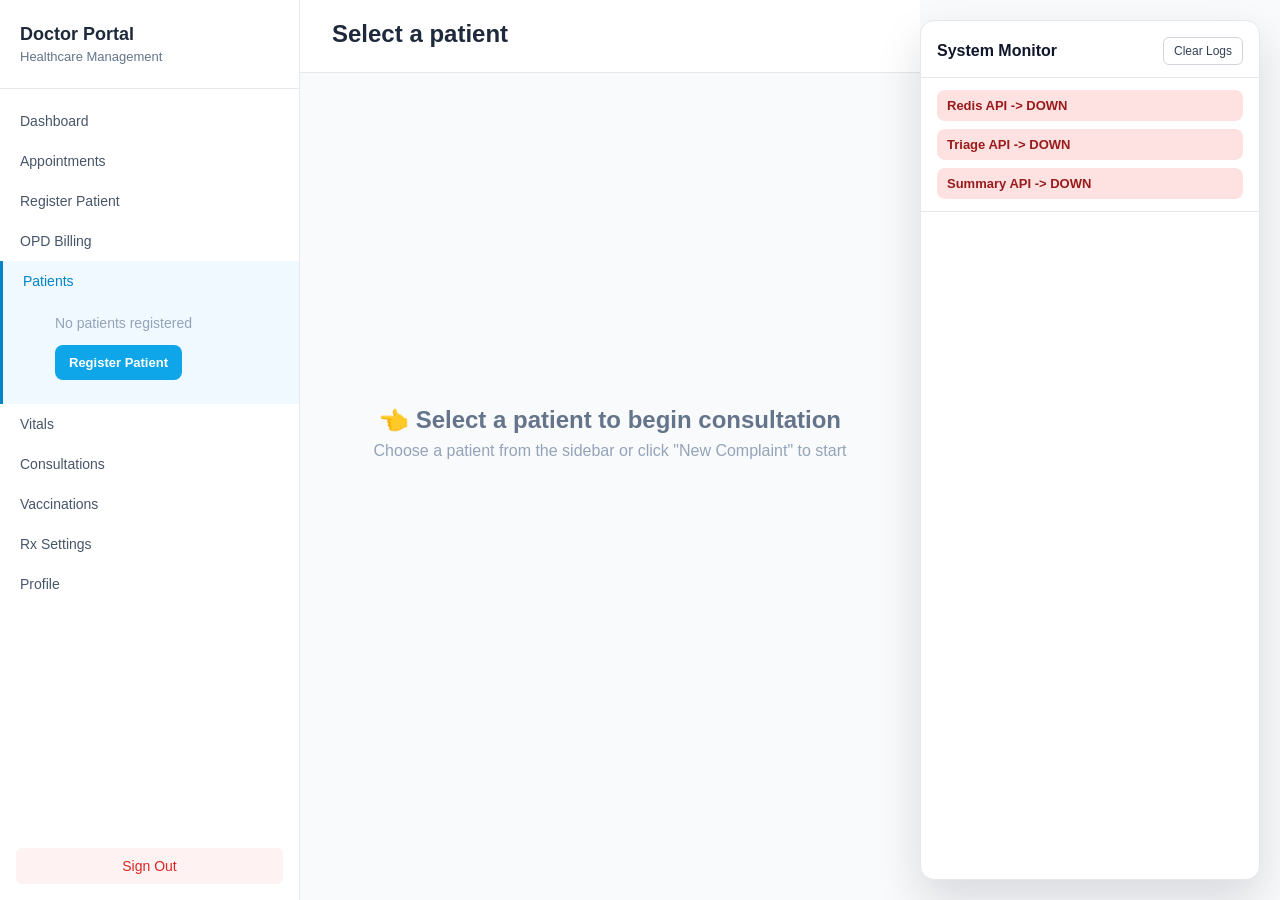
<file: index.html>
<!DOCTYPE html>
<html lang="en">
<head>
    <meta charset="UTF-8">
    <meta name="viewport" content="width=device-width, initial-scale=1.0">
    <title>Doctor Portal - Clinical Assistant</title>
    <link rel="stylesheet" href="styles.css">
</head>
<body class="dashboard-page">
    <!-- Left Sidebar -->
    <aside class="sidebar">
        <div class="sidebar-header">
            <h2>Doctor Portal</h2>
            <p class="subtitle">Healthcare Management</p>
        </div>
        
        <nav class="sidebar-nav">
            <a href="#" class="nav-item">Dashboard</a>
            <a href="#" class="nav-item">Appointments</a>
            <a href="register.html" class="nav-item">Register Patient</a>
            <a href="#" class="nav-item">OPD Billing</a>
            
            <div class="nav-item active patients-section">
                <span>Patients</span>
                <div id="patientList" class="patient-list"></div>
            </div>
            
            <a href="#" class="nav-item">Vitals</a>
            <a href="#" class="nav-item">Consultations</a>
            <a href="#" class="nav-item">Vaccinations</a>
            <a href="#" class="nav-item">Rx Settings</a>
            <a href="#" class="nav-item">Profile</a>
        </nav>
        
        <button class="sign-out">Sign Out</button>
    </aside>

    <!-- Main Content -->
    <main class="main-content">
        <!-- Top Bar -->
        <div class="top-bar">
            <div class="patient-info">
                <h1 id="currentPatientName">Select a patient</h1>
                <p id="currentComplaint"></p>
            </div>
            <div class="encounter-selector" style="display: none;">
                <label>View Encounter:</label>
                <select id="encounterDropdown" onchange="switchEncounter()">
                    <option value="1">Encounter 1</option>
                </select>
            </div>
        </div>

        <!-- Consultation Form -->
        <div class="consultation-form" id="consultationForm" style="display: none;">
            
            <!-- Chief Complaint -->
            <section class="form-section">
                <h3>Chief Complaint</h3>
                <div id="complaintChainSection" style="display:none; margin-bottom:16px;">
                    <label style="font-size:13px; color:#64748b; display:block; margin-bottom:6px;">
                        Complaint Chain Slug
                    </label>
                    <input type="text" id="complaintChainInput"
                           placeholder="e.g. fever, high-fever"
                           class="input-field"
                           oninput="onComplaintChainInput(this)" />
                    <small id="complaintChainPreview" style="color:#94a3b8; font-size:12px;"></small>
                </div>
                <div class="chip-container" id="chiefComplaintChips"></div>
                <input type="text" id="chiefComplaintInput" placeholder="+ Add another complaint..." class="input-field">
            </section>

            <!-- Vitals -->
            <section class="form-section">
                <h3>Vitals & Measurements</h3>
                <div class="vitals-grid">
                    <div class="vital-item">
                        <label>Height (cm)</label>
                        <input type="number" id="height" class="input-field-small">
                    </div>
                    <div class="vital-item">
                        <label>Weight (kg)</label>
                        <input type="number" id="weight" class="input-field-small">
                    </div>
                    <div class="vital-item">
                        <label>Head circ</label>
                        <input type="number" id="headCirc" class="input-field-small">
                    </div>
                    <div class="vital-item">
                        <label>Temp (°C)</label>
                        <input type="number" id="temp" class="input-field-small">
                    </div>
                    <div class="vital-item">
                        <label>BP (mmHg)</label>
                        <input type="text" id="bp" placeholder="120/80" class="input-field-small">
                    </div>
                </div>
            </section>

            <!-- Questions -->
            <section class="form-section">
                <h3>Key Questions</h3>
                <div id="questionsContainer"></div>
                <button id="generateQuestionsBtn" class="btn-primary" onclick="generateQuestions()">
                    Generate Questions
                </button>

                <!-- Manual Q&A Section -->
                <div class="manual-qa-section" style="margin-top: 20px; padding-top: 20px; border-top: 1px solid #e5e7eb;">
                    <div style="display: flex; justify-content: space-between; align-items: center; margin-bottom: 10px;">
                        <label style="font-size: 0.7rem; font-weight: 600; color: #64748b; text-transform: uppercase;">Add Custom Questions</label>
                        <button class="btn-secondary" onclick="addManualQA()">+ Add Question</button>
                    </div>
                    <div id="manualQAList"></div>
                </div>
            </section>

            <!-- Diagnosis -->
            <section class="form-section">
                <h3>Diagnosis</h3>
                <div id="diagnosisContainer">
                    <p class="empty-state">Answer questions to generate diagnoses</p>
                </div>
                <button class="btn-primary" id="btnNextInv" onclick="proceedToInvestigations()" style="margin-top: 20px; display: none;">Next: Investigations →</button>
                <button class="btn-secondary" onclick="saveDiagnoses()" style="margin-left: 10px;">Save Diagnoses</button>

                <!-- Manual Diagnosis Entry -->
                <div class="manual-entry-section" style="margin-top: 20px; padding-top: 20px; border-top: 1px solid #e5e7eb;">
                    <div style="display: flex; justify-content: space-between; align-items: center; margin-bottom: 10px;">
                        <label style="font-size: 0.7rem; font-weight: 600; color: #64748b; text-transform: uppercase;">Add Custom Diagnosis</label>
                        <button class="btn-secondary" onclick="addManualDiagnosis()">+ Add</button>
                    </div>
                    <div id="manualDiagList"></div>
                </div>

                <!-- Notes Section -->
                <div class="ai-notes">
                    <button class="btn-ai" onclick="generateNotes('diagnosis')">Generate AI Notes</button>
                    <textarea id="diagnosisNotes" placeholder="AI-generated clinical notes will appear here..." rows="4"></textarea>
                </div>
            </section>

            <!-- Investigations -->
            <section class="form-section">
                <h3>Investigations</h3>
                <div id="investigationsContainer">
                    <p class="empty-state">Select diagnoses first</p>
                </div>
                <button class="btn-primary" id="btnNextMed" onclick="proceedToMedications()" style="margin-top: 20px; display: none;">Next: Medications →</button>
                <button class="btn-secondary" onclick="saveInvestigations()" style="margin-left: 10px;">Save Investigations</button>

                <!-- Manual Investigation Entry -->
                <div class="manual-entry-section" style="margin-top: 20px; padding-top: 20px; border-top: 1px solid #e5e7eb;">
                    <div style="display: flex; justify-content: space-between; align-items: center; margin-bottom: 10px;">
                        <label style="font-size: 0.7rem; font-weight: 600; color: #64748b; text-transform: uppercase;">Add Custom Investigation</label>
                        <button class="btn-secondary" onclick="addManualInvestigation()">+ Add</button>
                    </div>
                    <div id="manualInvList"></div>
                </div>

                <div class="ai-notes">
                    <button class="btn-ai" onclick="generateNotes('investigations')">Generate AI Notes</button>
                    <textarea id="investigationsNotes" placeholder="AI-generated notes..." rows="4"></textarea>
                </div>
            </section>

            <!-- Medications -->
            <section class="form-section">
                <h3>Medications</h3>
                <div id="medicationsContainer">
                    <p class="empty-state">Select investigations first</p>
                </div>
                <button class="btn-primary" id="btnNextProc" onclick="proceedToProcedures()" style="margin-top: 20px; display: none;">Next: Procedures →</button>
                <button class="btn-secondary" onclick="saveMedications()" style="margin-left: 10px;">Save Medications</button>

                <!-- Manual Medication Entry -->
                <div class="manual-entry-section" style="margin-top: 20px; padding-top: 20px; border-top: 1px solid #e5e7eb;">
                    <div style="display: flex; justify-content: space-between; align-items: center; margin-bottom: 10px;">
                        <label style="font-size: 0.7rem; font-weight: 600; color: #64748b; text-transform: uppercase;">Add Custom Medication</label>
                        <button class="btn-secondary" onclick="addManualMedication()">+ Add</button>
                    </div>
                    <div id="manualMedList"></div>
                </div>

                <div class="ai-notes">
                    <button class="btn-ai" onclick="generateNotes('medications')">Generate AI Notes</button>
                    <textarea id="medicationsNotes" placeholder="AI-generated notes..." rows="4"></textarea>
                </div>
            </section>

            <!-- Procedures -->
            <section class="form-section">
                <h3>Procedures</h3>
                <div id="proceduresContainer">
                    <p class="empty-state">Select medications first</p>
                </div>
                <button class="btn-secondary" onclick="saveProcedures()" style="margin-top: 20px;">Save Procedures</button>

                <!-- Manual Procedure Entry -->
                <div class="manual-entry-section" style="margin-top: 20px; padding-top: 20px; border-top: 1px solid #e5e7eb;">
                    <div style="display: flex; justify-content: space-between; align-items: center; margin-bottom: 10px;">
                        <label style="font-size: 0.7rem; font-weight: 600; color: #64748b; text-transform: uppercase;">Add Custom Procedure</label>
                        <button class="btn-secondary" onclick="addManualProcedure()">+ Add</button>
                    </div>
                    <div id="manualProcList"></div>
                </div>

                <div class="ai-notes">
                    <button class="btn-ai" onclick="generateNotes('procedures')">Generate AI Notes</button>
                    <textarea id="proceduresNotes" placeholder="AI-generated notes..." rows="4"></textarea>
                </div>
            </section>

            <!-- Advice & Follow-up -->
            <section class="form-section">
                <h3>Advice & Follow-up</h3>
                <textarea id="adviceText" placeholder="Enter general advice..." rows="3" class="input-field"></textarea>
                <div class="followup-date">
                    <label>Follow-up Date</label>
                    <input type="date" id="followupDate" class="input-field">
                </div>
                <div class="ai-notes">
                    <button class="btn-ai" onclick="generateNotes('advice')">Generate AI Notes</button>
                    <textarea id="adviceNotes" placeholder="AI-generated advice..." rows="4"></textarea>
                </div>
            </section>

            <!-- Action Buttons -->
            <div class="form-actions">
                <button class="btn-primary" onclick="saveDraft()">Save Draft</button>
                <button class="btn-success" onclick="issuePrescription()">Issue Prescription</button>
                <button class="btn-secondary" onclick="cancel()">Cancel</button>
            </div>
        </div>

        <!-- Empty State -->
        <div class="empty-consultation" id="emptyState">
            <h2>👈 Select a patient to begin consultation</h2>
            <p>Choose a patient from the sidebar or click "New Complaint" to start</p>
        </div>

        <aside class="monitor-panel" aria-label="System Monitor Panel">
            <div class="monitor-header-row">
                <h3>System Monitor</h3>
                <button type="button" id="clearLogsBtn" class="monitor-clear-btn">Clear Logs</button>
            </div>
            <div id="serviceStatus" class="service-status"></div>
            <div id="apiLogs" class="api-logs" aria-live="polite"></div>
        </aside>
    </main>

    <script src="config.js"></script>
    <script src="patientService.js"></script>
    <script src="api.js"></script>
    <script src="patientUI.js"></script>
    <script src="app.js"></script>
</body>
</html>
</file>
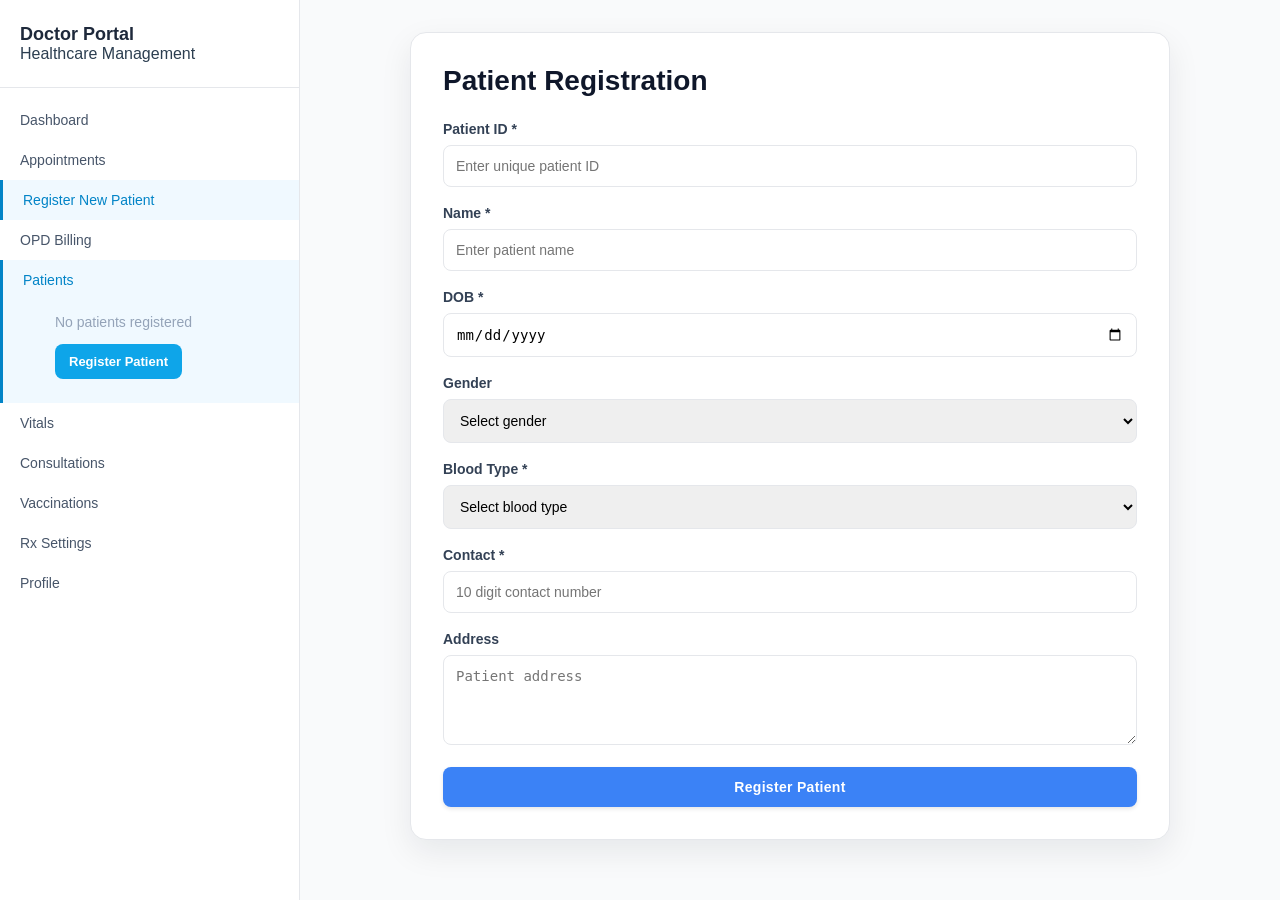
<file: register.html>
<!DOCTYPE html>
<html lang="en">
<head>
    <meta charset="UTF-8">
    <meta name="viewport" content="width=device-width, initial-scale=1.0">
    <title>Patient Registration</title>
    <link rel="stylesheet" href="styles.css">
</head>
<body>
    <aside class="sidebar">
        <div class="sidebar-header">
            <h2>Doctor Portal</h2>
            <p>Healthcare Management</p>
        </div>
        <div class="sidebar-nav">
            <a href="index.html" class="nav-item">Dashboard</a>
            <a href="#" class="nav-item">Appointments</a>
            <a href="register.html" class="nav-item active">Register New Patient</a>
            <a href="#" class="nav-item">OPD Billing</a>
            <div class="nav-item active patients-section">
                <span>Patients</span>
                <div id="patientList" class="patient-list"></div>
            </div>
            <a href="#" class="nav-item">Vitals</a>
            <a href="#" class="nav-item">Consultations</a>
            <a href="#" class="nav-item">Vaccinations</a>
            <a href="#" class="nav-item">Rx Settings</a>
            <a href="#" class="nav-item">Profile</a>
        </div>
    </aside>

    <div class="main-content">
        <div class="registration-shell">
            <div class="registration-card">
                <h1>Patient Registration</h1>

                <form id="regForm" novalidate>
                    <div class="form-row">
                        <label for="patient_id">Patient ID *</label>
                        <input type="text" id="patient_id" name="patient_id" required class="input-field" placeholder="Enter unique patient ID" autocomplete="off" spellcheck="false">
                    </div>

                    <div class="form-row">
                        <label for="name">Name *</label>
                        <input type="text" id="name" name="name" required class="input-field" placeholder="Enter patient name">
                    </div>

                    <div class="form-row">
                        <label for="dob">DOB *</label>
                        <input type="date" id="dob" name="dob" required class="input-field">
                    </div>

                    <div class="form-row">
                        <label for="gender">Gender</label>
                        <select id="gender" name="gender" required class="input-field">
                            <option value="">Select gender</option>
                            <option value="Male">Male</option>
                            <option value="Female">Female</option>
                            <option value="Other">Other</option>
                        </select>
                    </div>

                    <div class="form-row">
                        <label for="blood_type">Blood Type *</label>
                        <select id="blood_type" name="blood_type" required class="input-field">
                            <option value="">Select blood type</option>
                            <option value="A+">A+</option>
                            <option value="A-">A-</option>
                            <option value="B+">B+</option>
                            <option value="B-">B-</option>
                            <option value="O+">O+</option>
                            <option value="O-">O-</option>
                            <option value="AB+">AB+</option>
                            <option value="AB-">AB-</option>
                        </select>
                    </div>

                    <div class="form-row">
                        <label for="contact">Contact *</label>
                        <input type="text" id="contact" name="contact" required class="input-field" inputmode="numeric" placeholder="10 digit contact number">
                    </div>

                    <div class="form-row">
                        <label for="address">Address</label>
                        <textarea id="address" name="address" class="input-field" rows="4" placeholder="Patient address"></textarea>
                    </div>

                    <button type="submit" id="submitButton" class="btn-primary registration-submit">Register Patient</button>
                </form>

                <div id="formMessage" class="form-message" aria-live="polite"></div>
            </div>
        </div>
    </div>
    
    <script src="config.js"></script>
    <script src="patientService.js"></script>
    <script src="patientUI.js"></script>
    <script>
        const form = document.getElementById('regForm');
        const messageBox = document.getElementById('formMessage');
        const submitButton = document.getElementById('submitButton');
        const patientIdInput = document.getElementById('patient_id');
        const formInputs = Array.from(form.querySelectorAll('input, select, textarea'));

        function showMessage(type, text) {
            messageBox.className = `form-message ${type}`;
            messageBox.textContent = text;
        }

        function clearMessage() {
            messageBox.className = 'form-message';
            messageBox.textContent = '';
        }

        function isFutureDate(value) {
            if (!value) return false;
            const chosenDate = new Date(`${value}T00:00:00`);
            const today = new Date();
            today.setHours(0, 0, 0, 0);
            return chosenDate > today;
        }

        formInputs.forEach((input) => {
            input.addEventListener('input', clearMessage);
            input.addEventListener('change', clearMessage);
        });

        form.addEventListener('submit', async (event) => {
            event.preventDefault();

            const patient_id = patientIdInput.value.trim();
            const name = document.getElementById('name').value.trim();
            const dob = document.getElementById('dob').value;
            const gender = document.getElementById('gender').value;
            const bloodType = document.getElementById('blood_type').value;
            const contact = document.getElementById('contact').value.trim();
            const address = document.getElementById('address').value.trim();

            if (!patient_id) {
                showMessage('error', 'Patient ID is required.');
                return;
            }

            if (/\s/.test(patient_id)) {
                showMessage('error', 'Patient ID must not contain spaces.');
                return;
            }

            const patients = getPatients();
            const exists = patients.some((patient) => patient.patient_id === patient_id);
            if (exists) {
                showMessage('error', 'Patient ID already exists. Please use another ID.');
                return;
            }

            if (!name) {
                showMessage('error', 'Name is required.');
                return;
            }

            if (!dob) {
                showMessage('error', 'DOB is required.');
                return;
            }

            if (isFutureDate(dob)) {
                showMessage('error', 'DOB cannot be in the future.');
                return;
            }

            if (!gender) {
                showMessage('error', 'Gender is required.');
                return;
            }

            if (!bloodType) {
                showMessage('error', 'Blood type is required.');
                return;
            }

            if (!/^\d{10}$/.test(contact)) {
                showMessage('error', 'Contact must be a numeric 10 digit value.');
                return;
            }

            const payload = {
                patient_id: patient_id,
                name: name,
                dob: dob,
                gender: gender,
                blood_type: bloodType,
                contact: contact,
                address: address
            };

            submitButton.disabled = true;
            submitButton.textContent = 'Registering...';
            showMessage('loading', 'Submitting patient registration...');

            try {
                const res = await fetch(`${CONFIG.REDIS_API}/api/v1/patient`, {
                    method: 'POST',
                    headers: {
                        'Content-Type': 'application/json'
                    },
                    body: JSON.stringify(payload)
                });

                if (!res.ok) {
                    let errorMessage = 'Failed to create patient';
                    try {
                        const err = await res.json();
                        errorMessage = err.detail || JSON.stringify(err);
                    } catch {}
                    throw new Error(errorMessage);
                }

                savePatient(payload);
                localStorage.setItem('selectedPatientId', patient_id);
                renderPatientList(patient_id);
                showMessage('success', 'Patient registered successfully. Redirecting to the dashboard...');
                form.reset();

                window.location.href = 'index.html';
            } catch (error) {
                const errorMessage = error?.message || 'Registration failed';
                showMessage('error', errorMessage === 'Failed to fetch' ? 'Network error: Failed to fetch' : errorMessage);
                submitButton.disabled = false;
                submitButton.textContent = 'Register Patient';
            }
        });

        document.addEventListener('DOMContentLoaded', () => {
            renderPatientList();
        });
    </script>
</body>
</html>
</file>
<file: styles.css>
* {
    margin: 0;
    padding: 0;
    box-sizing: border-box;
}

body {
    font-family: -apple-system, BlinkMacSystemFont, 'Segoe UI', Roboto, 'Helvetica Neue', Arial, sans-serif;
    display: flex;
    height: 100vh;
    background: #f5f7fa;
    color: #2c3e50;
}

/* Sidebar */
.sidebar {
    width: 300px;
    background: white;
    border-right: 1px solid #e5e7eb;
    display: flex;
    flex-direction: column;
}

.sidebar-header {
    padding: 24px 20px;
    border-bottom: 1px solid #e5e7eb;
}

.sidebar-header h2 {
    font-size: 18px;
    font-weight: 600;
    color: #1e293b;
}

.subtitle {
    font-size: 13px;
    color: #64748b;
    margin-top: 4px;
}

.sidebar-nav {
    flex: 1;
    padding: 12px 0;
}

.nav-item {
    display: block;
    padding: 12px 20px;
    color: #475569;
    text-decoration: none;
    font-size: 14px;
    transition: all 0.2s;
    cursor: pointer;
}

.nav-item:hover {
    background: #f8fafc;
    color: #0ea5e9;
}

.nav-item.active {
    background: #f0f9ff;
    color: #0284c7;
    border-left: 3px solid #0284c7;
}

.patients-section {
    cursor: default;
}

.patient-list {
    margin-top: 8px;
    padding-left: 20px;
}

.patient-item {
    position: relative;
    width: 100%;
    display: flex;
    align-items: center;
    justify-content: flex-start;
    padding: 10px 12px;
    margin: 4px 0;
    cursor: pointer;
    border-radius: 6px;
    transition: background 0.2s;
    border: none;
    background: transparent;
    text-align: left;
}

.patient-item:hover {
    background: #f1f5f9;
}

.patient-item.active {
    background: #eff6ff;
    color: #1d4ed8;
}

.patient-item.active .patient-name {
    color: #1d4ed8;
    font-weight: 600;
}

.patient-name {
    font-size: 14px;
    color: #334155;
}

.patient-empty-state {
    padding: 8px 0 4px;
}

.patient-empty-state .empty-state {
    padding: 10px 12px 14px;
    text-align: left;
}

.register-patient-link {
    display: inline-flex;
    align-items: center;
    justify-content: center;
    margin: 0 12px 8px;
    padding: 10px 14px;
    border-radius: 8px;
    text-decoration: none;
    background: #0ea5e9;
    color: white;
    font-size: 13px;
    font-weight: 600;
}

.register-patient-link:hover {
    background: #0284c7;
}

.complaint-popup {
    display: none;
    position: absolute;
    left: calc(100% + 8px);
    margin-left: 12px;
    top: 0;
    
    background: white;
    border: 1px solid #e5e7eb;
    border-radius: 12px;
    box-shadow: 0 8px 24px rgba(0, 0, 0, 0.1);
    padding: 12px;
    min-width: 280px;
    z-index: 1000;
}

.patient-item:hover .complaint-popup {
    display: block;
}

.complaint-item {
    padding: 10px 12px;
    border-radius: 6px;
    cursor: pointer;
    font-size: 14px;
    color: #475569;
    transition: background 0.2s;
}

.complaint-item:hover {
    background: #f8fafc;
}

.complaint-item.new {
    color: #0ea5e9;
    border-top: 1px solid #e5e7eb;
    margin-top: 4px;
    padding-top: 12px;
}

.sign-out {
    margin: 16px;
    padding: 10px;
    background: #fef2f2;
    color: #dc2626;
    border: none;
    border-radius: 6px;
    cursor: pointer;
    font-size: 14px;
    transition: background 0.2s;
}

.sign-out:hover {
    background: #fee2e2;
}

/* Main Content */
.main-content {
    flex: 1;
    overflow-y: auto;
    background: #f9fafb;
}

.dashboard-page .main-content {
    padding-right: 360px;
}

.monitor-panel {
    position: fixed;
    top: 20px;
    right: 20px;
    bottom: 20px;
    width: 340px;
    background: #ffffff;
    border: 1px solid #e5e7eb;
    border-radius: 14px;
    box-shadow: 0 20px 45px rgba(15, 23, 42, 0.14);
    display: flex;
    flex-direction: column;
    z-index: 40;
}

.monitor-header-row {
    padding: 16px 16px 12px;
    border-bottom: 1px solid #e5e7eb;
    display: flex;
    justify-content: space-between;
    align-items: center;
}

.monitor-header-row h3 {
    font-size: 16px;
    color: #0f172a;
}

.monitor-clear-btn {
    border: 1px solid #d1d5db;
    background: #fff;
    color: #334155;
    border-radius: 6px;
    font-size: 12px;
    padding: 6px 10px;
    cursor: pointer;
}

.monitor-clear-btn:hover {
    border-color: #94a3b8;
    color: #0f172a;
}

.service-status {
    padding: 12px 16px;
    border-bottom: 1px solid #e5e7eb;
    display: flex;
    flex-direction: column;
    gap: 8px;
}

.service-status-item {
    font-size: 13px;
    font-weight: 600;
    border-radius: 8px;
    padding: 8px 10px;
    background: #f8fafc;
}

.service-status-item.up {
    color: #166534;
    background: #dcfce7;
}

.service-status-item.down {
    color: #991b1b;
    background: #fee2e2;
}

.api-logs {
    flex: 1;
    overflow-y: auto;
    padding: 12px;
    display: flex;
    flex-direction: column;
    gap: 8px;
}

.log-item {
    border: 1px solid #e5e7eb;
    border-radius: 8px;
    padding: 10px;
    background: #fff;
}

.log-item.info {
    border-left: 4px solid #0ea5e9;
}

.log-item.success {
    border-left: 4px solid #16a34a;
}

.log-item.error {
    border-left: 4px solid #dc2626;
}

.log-item-header {
    display: flex;
    justify-content: space-between;
    align-items: baseline;
    margin-bottom: 6px;
    gap: 10px;
}

.log-item-message {
    font-size: 13px;
    font-weight: 600;
    color: #0f172a;
}

.log-item-time {
    font-size: 11px;
    color: #64748b;
}

.log-item-details {
    font-size: 12px;
    color: #334155;
    white-space: pre-wrap;
    word-break: break-word;
}

.top-bar {
    background: white;
    padding: 20px 32px;
    border-bottom: 1px solid #e5e7eb;
    display: flex;
    justify-content: space-between;
    align-items: center;
}

.patient-info h1 {
    font-size: 24px;
    font-weight: 600;
    color: #1e293b;
}

.patient-info p {
    font-size: 14px;
    color: #64748b;
    margin-top: 4px;
}

.encounter-selector {
    display: flex;
    align-items: center;
    gap: 12px;
}

.encounter-selector label {
    font-size: 14px;
    color: #64748b;
}

.encounter-selector select {
    padding: 8px 12px;
    border: 1px solid #e5e7eb;
    border-radius: 6px;
    font-size: 14px;
    background: white;
    cursor: pointer;
}

/* Consultation Form */
.consultation-form {
    padding: 24px 32px;
    max-width: 1200px;
}

.form-section {
    background: white;
    border: 1px solid #e5e7eb;
    border-radius: 12px;
    padding: 24px;
    margin-bottom: 20px;
}

.form-section h3 {
    font-size: 18px;
    font-weight: 600;
    color: #1e293b;
    margin-bottom: 16px;
}

/* Chief Complaint */
.chip-container {
    display: flex;
    flex-wrap: wrap;
    gap: 8px;
    margin-bottom: 12px;
}

.chip {
    display: inline-flex;
    align-items: center;
    gap: 8px;
    padding: 8px 14px;
    background: #dbeafe;
    color: #1e40af;
    border-radius: 20px;
    font-size: 14px;
    font-weight: 500;
}

.chip.selected {
    background: #3b82f6;
    color: white;
}

.chip-remove {
    cursor: pointer;
    font-size: 16px;
    opacity: 0.7;
}

.chip-remove:hover {
    opacity: 1;
}

.input-field {
    width: 100%;
    padding: 12px;
    border: 1px solid #e5e7eb;
    border-radius: 8px;
    font-size: 14px;
}

.input-field:focus {
    outline: none;
    border-color: #3b82f6;
}

/* Vitals */
.vitals-grid {
    display: grid;
    grid-template-columns: repeat(auto-fit, minmax(140px, 1fr));
    gap: 16px;
}

.vital-item label {
    display: block;
    font-size: 13px;
    color: #64748b;
    margin-bottom: 6px;
}

.input-field-small {
    width: 100%;
    padding: 10px;
    border: 1px solid #e5e7eb;
    border-radius: 6px;
    font-size: 14px;
}

/* Questions */
#questionsContainer {
    display: flex;
    flex-direction: column;
    gap: 16px;
    margin-bottom: 16px;
}

.question-item {
    padding: 16px;
    background: #f8fafc;
    border-radius: 8px;
    border-left: 3px solid #3b82f6;
}

.question-text {
    font-weight: 500;
    color: #1e293b;
    margin-bottom: 12px;
}

.options-container {
    display: flex;
    flex-wrap: wrap;
    gap: 8px;
}

.option-btn {
    padding: 8px 16px;
    background: white;
    border: 1px solid #e5e7eb;
    border-radius: 6px;
    cursor: pointer;
    font-size: 14px;
    transition: all 0.2s;
}

.option-btn:hover {
    border-color: #3b82f6;
    background: #eff6ff;
}

.option-btn.selected {
    background: #3b82f6;
    color: white;
    border-color: #3b82f6;
}

/* Diagnosis/Investigations/etc */
.checkbox-item {
    display: flex;
    align-items: flex-start;
    gap: 12px;
    padding: 12px;
    border: 1px solid #e5e7eb;
    border-radius: 8px;
    margin-bottom: 8px;
    cursor: pointer;
    transition: background 0.2s;
}

.checkbox-item:hover {
    background: #f8fafc;
}

.checkbox-item input[type="checkbox"] {
    margin-top: 2px;
    cursor: pointer;
}

.checkbox-content {
    flex: 1;
}

.checkbox-label {
    font-weight: 500;
    color: #1e293b;
    margin-bottom: 4px;
}

.checkbox-detail {
    font-size: 13px;
    color: #64748b;
}

/* AI Notes */
.ai-notes {
    margin-top: 20px;
    padding-top: 20px;
    border-top: 1px solid #e5e7eb;
}

.ai-notes textarea {
    width: 100%;
    padding: 12px;
    border: 1px solid #e5e7eb;
    border-radius: 8px;
    font-size: 14px;
    font-family: inherit;
    resize: vertical;
    margin-top: 12px;
}

.btn-ai {
    padding: 10px 20px;
    background: linear-gradient(135deg, #667eea 0%, #764ba2 100%);
    color: white;
    border: none;
    border-radius: 8px;
    cursor: pointer;
    font-size: 14px;
    font-weight: 500;
    transition: transform 0.2s;
}

.btn-ai:hover {
    transform: translateY(-1px);
}

/* Buttons */
.btn-primary {
    padding: 12px 24px;
    background: #3b82f6;
    color: white;
    border: none;
    border-radius: 8px;
    cursor: pointer;
    font-size: 14px;
    font-weight: 500;
    transition: background 0.2s;
}

.btn-primary:hover {
    background: #2563eb;
}

.btn-secondary {
    padding: 12px 24px;
    background: white;
    color: #3b82f6;
    border: 1px solid #3b82f6;
    border-radius: 8px;
    cursor: pointer;
    font-size: 14px;
    font-weight: 500;
    transition: all 0.2s;
}

.btn-secondary:hover {
    background: #eff6ff;
}

.btn-success {
    padding: 12px 24px;
    background: #10b981;
    color: white;
    border: none;
    border-radius: 8px;
    cursor: pointer;
    font-size: 14px;
    font-weight: 500;
    transition: background 0.2s;
}

.btn-success:hover {
    background: #059669;
}

.form-actions {
    display: flex;
    gap: 12px;
    justify-content: flex-end;
    margin-top: 24px;
}

/* Empty State */
.empty-consultation {
    display: flex;
    flex-direction: column;
    align-items: center;
    justify-content: center;
    height: 80vh;
    text-align: center;
}

.empty-consultation h2 {
    font-size: 24px;
    color: #64748b;
    margin-bottom: 8px;
}

.empty-consultation p {
    color: #94a3b8;
}

.empty-state {
    text-align: center;
    color: #94a3b8;
    padding: 20px;
    font-size: 14px;
}

.registration-shell {
    padding: 32px;
    display: flex;
    justify-content: center;
}

.registration-card {
    width: 100%;
    max-width: 760px;
    background: white;
    border-radius: 16px;
    border: 1px solid #e5e7eb;
    box-shadow: 0 12px 32px rgba(15, 23, 42, 0.08);
    padding: 32px;
}

.registration-card h1 {
    font-size: 28px;
    color: #0f172a;
    margin-bottom: 24px;
}

.form-row {
    margin-bottom: 18px;
}

.form-row label {
    display: block;
    margin-bottom: 8px;
    font-size: 14px;
    font-weight: 600;
    color: #334155;
}

.registration-submit {
    width: 100%;
}

.form-message {
    margin-top: 18px;
    min-height: 20px;
    padding: 12px 14px;
    border-radius: 8px;
    font-size: 14px;
    display: none;
}

.form-message.success,
.form-message.error,
.form-message.loading {
    display: block;
}

.form-message.success {
    background: #d1fae5;
    color: #065f46;
}

.form-message.error {
    background: #fee2e2;
    color: #991b1b;
}

.form-message.loading {
    background: #e0f2fe;
    color: #075985;
}

.followup-date {
    margin-top: 16px;
}

.followup-date label {
    display: block;
    font-size: 14px;
    color: #64748b;
    margin-bottom: 8px;
}

/* Keep popup visible when hovering over it */
.patient-item:hover .complaint-popup,
.complaint-popup:hover {
    display: block;
}

/* Remove gap so mouse doesn't lose hover */
.complaint-popup {
    margin-left: 4px !important;
}

/* Make hover area bigger to bridge the gap */
.complaint-popup::before {
    content: '';
    position: absolute;
    left: -8px;
    top: 0;
    bottom: 0;
    width: 8px;
}

/* Manual Q&A Section */
.manual-qa-section {
    margin-top: 20px;
    padding-top: 20px;
    border-top: 1px solid #e5e7eb;
}

.manual-qa-item {
    display: flex;
    flex-direction: column;
    gap: 8px;
    margin-bottom: 12px;
    padding: 12px;
    background: #f8fafc;
    border: 1.5px solid #e5e7eb;
    border-radius: 8px;
}

.manual-qa-item input {
    padding: 8px 10px;
    border: 1px solid #e5e7eb;
    border-radius: 6px;
    font-size: 0.85rem;
    background: white;
}

/* Manual Entry Section */
.manual-entry-section {
    margin-top: 20px;
    padding-top: 20px;
    border-top: 1px solid #e5e7eb;
}

.manual-entry-item {
    display: flex;
    gap: 8px;
    margin-bottom: 8px;
}

.manual-entry-item input {
    flex: 1;
    padding: 10px 12px;
    border: 1.5px solid #e5e7eb;
    border-radius: 8px;
    font-size: 0.85rem;
    background: #f8fafc;
}

.manual-entry-item input:focus {
    border-color: #3b82f6;
    background: white;
    outline: none;
}

.btn-remove {
    width: 32px;
    padding: 0;
    background: #fef2f2;
    border: 1px solid #fecaca;
    color: #dc2626;
    border-radius: 6px;
    cursor: pointer;
    font-weight: 700;
}

.btn-remove:hover {
    background: #dc2626;
    color: white;
}

/* Smooth removal animation */
.checkbox-item {
    transition: opacity 0.3s ease, transform 0.3s ease, max-height 0.3s ease;
    overflow: hidden;
}

.checkbox-item.removing {
    opacity: 0;
    transform: translateX(-20px);
    max-height: 0;
    margin: 0;
    padding: 0;
}

/* ========== MODERN UI ENHANCEMENTS ========== */

/* Smooth transitions */
* {
    transition: all 0.2s ease;
}

/* Better buttons */
.btn-primary, .btn-secondary, .btn-success, .btn-ai {
    box-shadow: 0 2px 4px rgba(0,0,0,0.1);
    font-weight: 600;
    letter-spacing: 0.3px;
}

.btn-primary:hover {
    transform: translateY(-1px);
    box-shadow: 0 4px 8px rgba(59, 130, 246, 0.3);
}

.btn-primary:active {
    transform: translateY(0);
}

/* Loading state */
.btn-primary:disabled {
    opacity: 0.6;
    cursor: wait;
    animation: pulse 1.5s infinite;
}

@keyframes pulse {
    0%, 100% { opacity: 0.6; }
    50% { opacity: 0.8; }
}

/* Checkbox animations */
.checkbox-item {
    transition: all 0.3s cubic-bezier(0.4, 0, 0.2, 1);
}

.checkbox-item:hover {
    transform: translateX(4px);
    background: #f8fafc;
}

/* Success states */
.btn-success-state {
    background: #10b981 !important;
    color: white !important;
}

.btn-success-state::before {
    content: "✓ ";
}

/* Better spacing */
.form-section {
    margin-bottom: 2.5rem;
    padding: 1.5rem;
    background: white;
    border-radius: 12px;
    box-shadow: 0 1px 3px rgba(0,0,0,0.05);
}

/* Smooth checkbox removal */
.checkbox-item.removing {
    opacity: 0;
    transform: translateX(-30px) scale(0.9);
    max-height: 0;
    margin: 0;
    padding: 0;
    overflow: hidden;
}
#complaintDropdownContainer {
    margin: 0;
    padding: 16px 32px;
    background: white;
    border-bottom: 1px solid #e5e7eb;
}

#complaintDropdownContainer label {
    display: block;
    font-size: 13px;
    font-weight: 600;
    color: #374151;
    margin-bottom: 6px;
    text-transform: uppercase;
    letter-spacing: 0.4px;
}

#complaintDropdown {
    width: 100%;
    padding: 10px 12px;
    border: 1px solid #e5e7eb;
    border-radius: 8px;
    font-size: 14px;
    background: white;
    color: #1e293b;
    cursor: pointer;
    appearance: none;
    background-image: url("data:image/svg+xml,%3Csvg xmlns='http://www.w3.org/2000/svg' width='12' height='12' viewBox='0 0 12 12'%3E%3Cpath fill='%2364748b' d='M6 8L1 3h10z'/%3E%3C/svg%3E");
    background-repeat: no-repeat;
    background-position: right 12px center;
}

#complaintDropdown:focus {
    outline: none;
    border-color: #3b82f6;
    box-shadow: 0 0 0 3px rgba(59,130,246,0.1);
}
</file>
